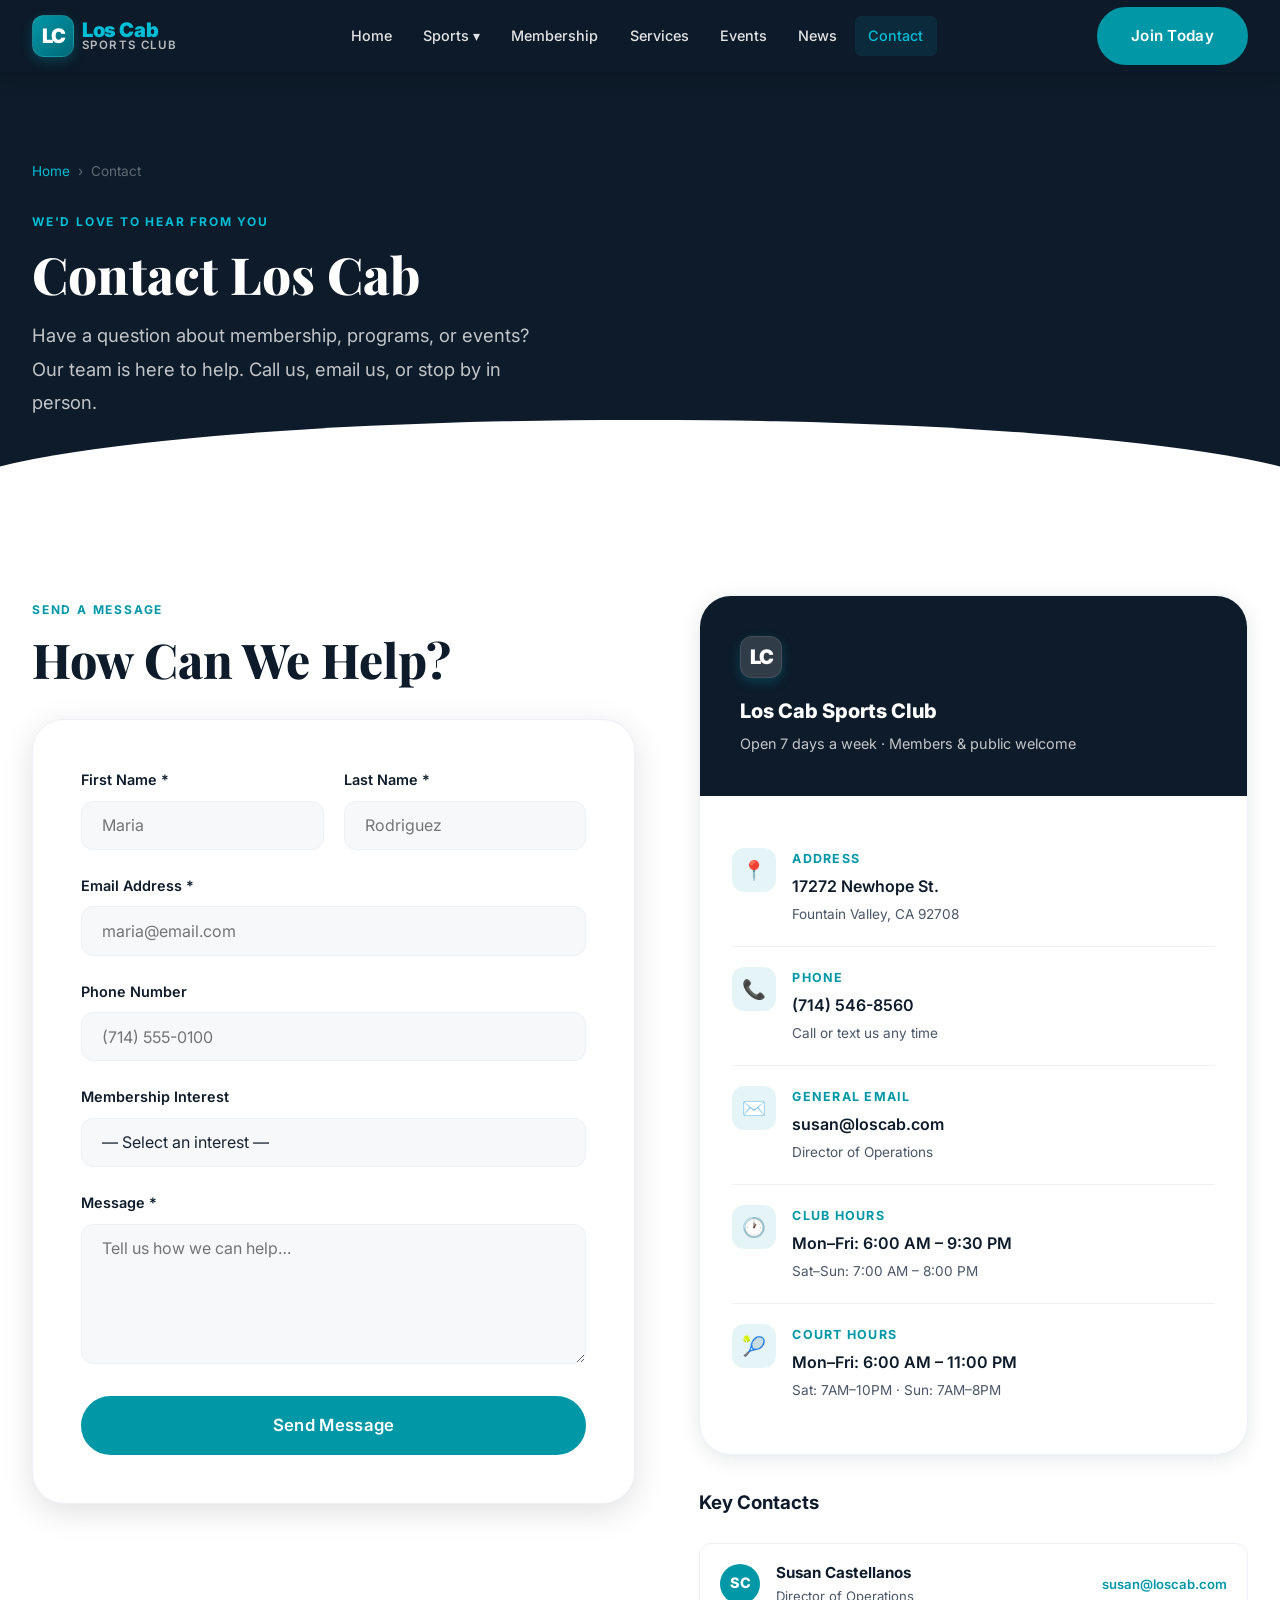
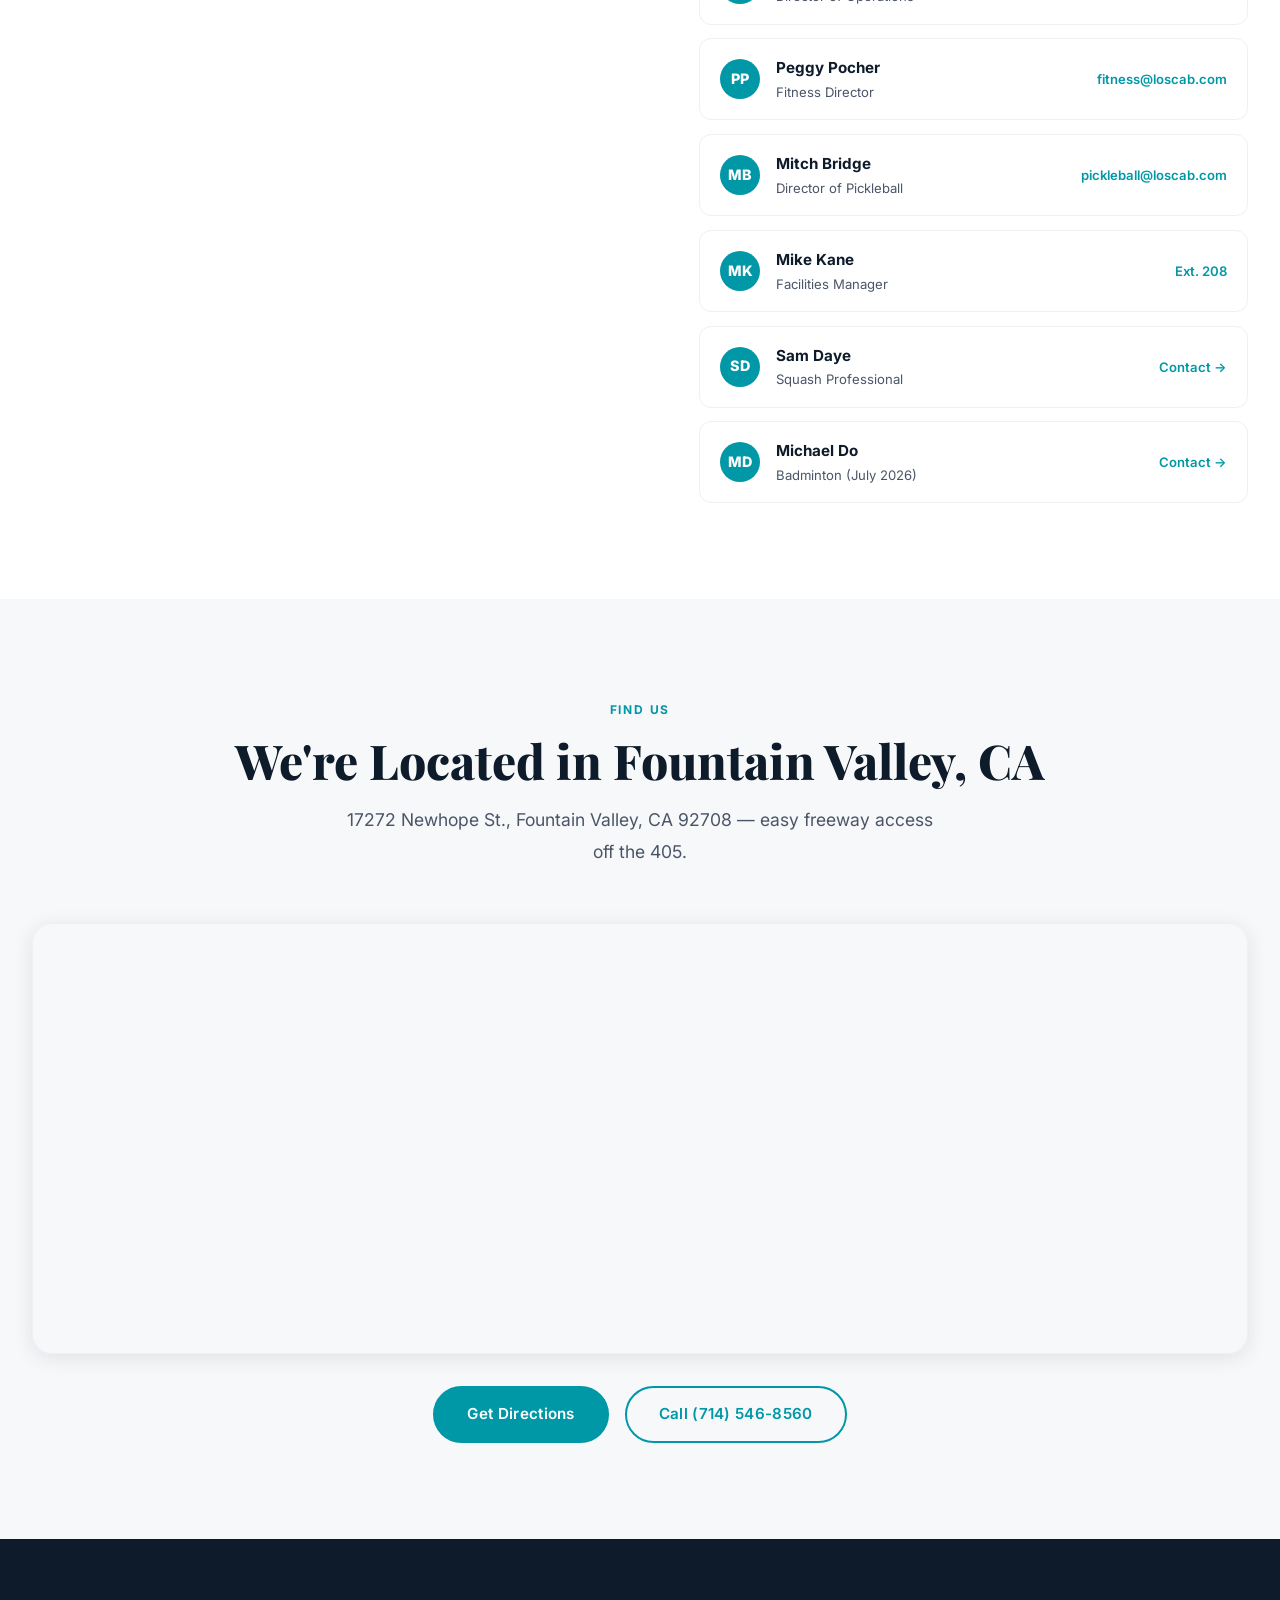
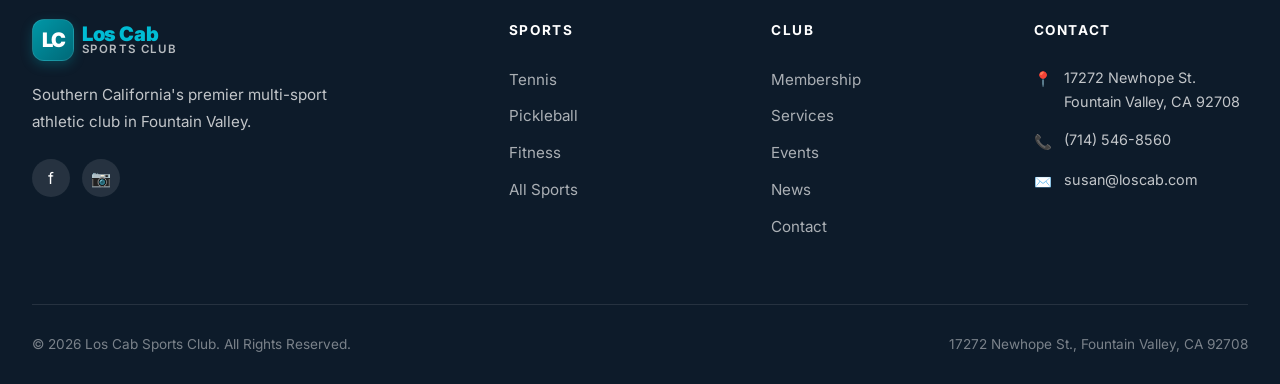
<file: contact.html>
<!DOCTYPE html>
<html lang="en">
<head>
  <meta charset="UTF-8">
  <meta name="viewport" content="width=device-width, initial-scale=1.0">
  <title>Contact Us | Los Cab Sports Club — Fountain Valley, CA</title>
  <meta name="description" content="Contact Los Cab Sports Club at (714) 546-8560. Located at 17272 Newhope St., Fountain Valley, CA 92708. Membership inquiries, tours, and more.">
  <link rel="preconnect" href="https://fonts.googleapis.com">
  <link rel="preconnect" href="https://fonts.gstatic.com" crossorigin>
  <link href="https://fonts.googleapis.com/css2?family=Inter:wght@300;400;500;600;700;800;900&family=Playfair+Display:wght@700;800&display=swap" rel="stylesheet">
  <link rel="stylesheet" href="css/styles.css">
  <style>
    .page-hero-bg { background-image: url('https://images.unsplash.com/photo-1505664194779-8beaceb93744?w=1800&q=80'); }
    .contact-grid {
      display: grid;
      grid-template-columns: 1.1fr 1fr;
      gap: 4rem;
      align-items: start;
    }
    .contact-info-card {
      background: var(--white);
      border-radius: var(--radius-xl);
      border: 1px solid var(--light-gray);
      box-shadow: var(--shadow-card);
      overflow: hidden;
    }
    .contact-info-header {
      background: var(--navy);
      padding: 2.5rem;
      color: var(--white);
    }
    .contact-info-body { padding: 2rem; }
    .contact-detail {
      display: flex;
      align-items: flex-start;
      gap: 1rem;
      padding: 1.25rem 0;
      border-bottom: 1px solid var(--light-gray);
    }
    .contact-detail:last-child { border: none; }
    .contact-detail-icon {
      width: 44px; height: 44px;
      background: rgba(0,151,167,0.1);
      border-radius: var(--radius-md);
      display: flex; align-items: center; justify-content: center;
      font-size: 1.2rem; flex-shrink: 0;
    }
    .contact-detail-label { font-size: 0.78rem; font-weight: 700; letter-spacing: 0.1em; text-transform: uppercase; color: var(--teal); margin-bottom: 0.25rem; }
    .contact-detail-value { font-size: 1rem; font-weight: 600; color: var(--navy); }
    .contact-detail-value a { color: var(--navy); text-decoration: none; transition: var(--transition); }
    .contact-detail-value a:hover { color: var(--teal); }
    .contact-detail-sub { font-size: 0.85rem; color: var(--body-text); margin-top: 0.15rem; }

    .staff-mini-grid {
      display: flex; flex-direction: column; gap: 0.85rem; margin-top: 1.5rem;
    }
    .staff-mini {
      display: flex; align-items: center; gap: 1rem;
      padding: 1rem 1.25rem;
      border: 1px solid var(--light-gray);
      border-radius: var(--radius-md);
      transition: var(--transition);
    }
    .staff-mini:hover { border-color: var(--teal); background: rgba(0,151,167,0.04); }
    .staff-avatar {
      width: 40px; height: 40px; border-radius: 50%;
      background: var(--teal); color: var(--white);
      display: flex; align-items: center; justify-content: center;
      font-weight: 800; font-size: 0.9rem; flex-shrink: 0;
    }
    .staff-name { font-weight: 700; color: var(--navy); font-size: 0.95rem; }
    .staff-role { font-size: 0.82rem; color: var(--body-text); }
    .staff-email { margin-left: auto; font-size: 0.82rem; color: var(--teal); font-weight: 600; text-decoration: none; white-space: nowrap; }

    .map-embed {
      border-radius: var(--radius-lg);
      overflow: hidden;
      box-shadow: var(--shadow-card);
      border: 1px solid var(--light-gray);
    }

    @media (max-width: 900px) {
      .contact-grid { grid-template-columns: 1fr; gap: 2.5rem; }
    }
  </style>
  <script src="https://identity.netlify.com/v1/netlify-identity-widget.js"></script>
</head>
<body data-cms-page="contact">

  <nav class="navbar navbar--scrolled" id="navbar">
    <div class="nav-inner">
      <a href="index.html" class="logo" aria-label="Los Cab Sports Club Home">
        <div class="logo-icon" aria-hidden="true">LC</div>
        <div class="logo-text">
          <span class="text-teal">Los Cab</span>
          <span class="text-navy">Sports Club</span>
        </div>
      </a>
      <ul class="nav-links">
        <li class="nav-item"><a href="index.html" class="nav-link">Home</a></li>
        <li class="nav-item has-dropdown"><a href="sports.html" class="nav-link">Sports ▾</a><ul class="dropdown"><li><a href="tennis.html">Tennis</a></li><li><a href="pickleball.html">Pickleball</a></li><li><a href="fitness.html">Fitness</a></li><li><a href="sports.html">All Sports</a></li></ul></li>
        <li class="nav-item"><a href="membership.html" class="nav-link">Membership</a></li>
        <li class="nav-item"><a href="services.html" class="nav-link">Services</a></li>
        <li class="nav-item"><a href="events.html" class="nav-link">Events</a></li>
        <li class="nav-item"><a href="blog.html" class="nav-link">News</a></li>
        <li class="nav-item"><a href="contact.html" class="nav-link active">Contact</a></li>
      </ul>
      <div class="nav-cta"><a href="membership.html" class="btn btn-primary">Join Today</a><button class="hamburger" id="hamburger" aria-label="Open menu" aria-expanded="false"><span></span><span></span><span></span></button></div>
    </div>
  </nav>
  <nav class="mobile-menu" id="mobile-menu">
    <a href="index.html">Home</a><a href="tennis.html">Tennis</a><a href="pickleball.html">Pickleball</a><a href="fitness.html">Fitness</a><a href="sports.html">All Sports</a><a href="membership.html">Membership</a><a href="services.html">Services</a><a href="events.html">Events</a><a href="blog.html">News</a><a href="contact.html">Contact</a>
    <a href="membership.html" class="btn btn-primary" style="margin-top:1rem;text-align:center;">Join Today</a>
  </nav>

  <header class="page-hero">
    <div class="page-hero-bg"></div>
    <div class="page-hero-overlay"></div>
    <div class="container">
      <div class="page-hero-content">
        <nav class="breadcrumb"><a href="index.html">Home</a><span>›</span><span>Contact</span></nav>
        <span data-cms="hero-label" class="section-label" style="color:var(--teal-light);">We'd Love to Hear From You</span>
        <h1 data-cms="hero-title">Contact Los Cab</h1>
        <p data-cms="hero-desc">Have a question about membership, programs, or events? Our team is here to help. Call us, email us, or stop by in person.</p>
      </div>
    </div>
  </header>

  <!-- Contact Main -->
  <section class="section">
    <div class="container">
      <div class="contact-grid">

        <!-- Form -->
        <div>
          <span class="section-label fade-in">Send a Message</span>
          <h2 class="section-title fade-in fade-in-delay-1" style="margin-bottom:2rem;" data-cms="form-title">How Can We Help?</h2>
          <form class="contact-form fade-in fade-in-delay-2" id="contact-form" novalidate>
            <div class="form-row">
              <div class="form-group">
                <label class="form-label" for="first-name">First Name *</label>
                <input type="text" id="first-name" name="first_name" class="form-input" placeholder="Maria" required>
              </div>
              <div class="form-group">
                <label class="form-label" for="last-name">Last Name *</label>
                <input type="text" id="last-name" name="last_name" class="form-input" placeholder="Rodriguez" required>
              </div>
            </div>
            <div class="form-group">
              <label class="form-label" for="email">Email Address *</label>
              <input type="email" id="email" name="email" class="form-input" placeholder="maria@email.com" required>
            </div>
            <div class="form-group">
              <label class="form-label" for="phone">Phone Number</label>
              <input type="tel" id="phone" name="phone" class="form-input" placeholder="(714) 555-0100">
            </div>
            <div class="form-group">
              <label class="form-label" for="interest">Membership Interest</label>
              <select id="interest" name="interest" class="form-select">
                <option value="">— Select an interest —</option>
                <option value="tennis">Tennis Membership</option>
                <option value="pickleball">Pickleball Membership</option>
                <option value="sports">Sports Membership</option>
                <option value="family">Family Membership</option>
                <option value="badminton">Badminton Program (July 2026)</option>
                <option value="event">Event / Venue Rental</option>
                <option value="spa">Gem Day Spa</option>
                <option value="catering">Teak Catering</option>
                <option value="general">General Question</option>
              </select>
            </div>
            <div class="form-group">
              <label class="form-label" for="message">Message *</label>
              <textarea id="message" name="message" class="form-textarea" placeholder="Tell us how we can help…" required></textarea>
            </div>
            <button type="submit" class="btn btn-primary btn-lg" style="width:100%;justify-content:center;" id="contact-submit-btn">Send Message</button>
          </form>
        </div>

        <!-- Contact Info -->
        <div class="fade-in fade-in-delay-1">
          <div class="contact-info-card">
            <div class="contact-info-header">
              <div class="logo-icon" style="background:rgba(255,255,255,0.15);margin-bottom:1rem;">LC</div>
              <h3 style="font-size:1.25rem;font-weight:800;margin-bottom:0.25rem;">Los Cab Sports Club</h3>
              <p style="font-size:0.9rem;opacity:0.75;">Open 7 days a week · Members & public welcome</p>
            </div>
            <div class="contact-info-body">
              <div class="contact-detail">
                <div class="contact-detail-icon">📍</div>
                <div>
                  <div class="contact-detail-label">Address</div>
                  <div class="contact-detail-value" data-cms="addr-val">17272 Newhope St.</div>
                  <div class="contact-detail-sub">Fountain Valley, CA 92708</div>
                </div>
              </div>
              <div class="contact-detail">
                <div class="contact-detail-icon">📞</div>
                <div>
                  <div class="contact-detail-label">Phone</div>
                  <div class="contact-detail-value"><a href="tel:+17145468560" data-cms="phone-val">(714) 546-8560</a></div>
                  <div class="contact-detail-sub">Call or text us any time</div>
                </div>
              </div>
              <div class="contact-detail">
                <div class="contact-detail-icon">✉️</div>
                <div>
                  <div class="contact-detail-label">General Email</div>
                  <div class="contact-detail-value"><a href="mailto:susan@loscab.com" data-cms="email-val">susan@loscab.com</a></div>
                  <div class="contact-detail-sub">Director of Operations</div>
                </div>
              </div>
              <div class="contact-detail">
                <div class="contact-detail-icon">🕐</div>
                <div>
                  <div class="contact-detail-label">Club Hours</div>
                  <div class="contact-detail-value">Mon–Fri: 6:00 AM – 9:30 PM</div>
                  <div class="contact-detail-sub">Sat–Sun: 7:00 AM – 8:00 PM</div>
                </div>
              </div>
              <div class="contact-detail">
                <div class="contact-detail-icon">🎾</div>
                <div>
                  <div class="contact-detail-label">Court Hours</div>
                  <div class="contact-detail-value">Mon–Fri: 6:00 AM – 11:00 PM</div>
                  <div class="contact-detail-sub">Sat: 7AM–10PM · Sun: 7AM–8PM</div>
                </div>
              </div>
            </div>
          </div>

          <!-- Key Contacts -->
          <div style="margin-top:2rem;">
            <h3 style="font-weight:700;color:var(--navy);margin-bottom:1rem;">Key Contacts</h3>
            <div class="staff-mini-grid" data-cms="staff">
              <div class="staff-mini">
                <div class="staff-avatar">SC</div>
                <div><div class="staff-name">Susan Castellanos</div><div class="staff-role">Director of Operations</div></div>
                <a href="mailto:susan@loscab.com" class="staff-email">susan@loscab.com</a>
              </div>
              <div class="staff-mini">
                <div class="staff-avatar">PP</div>
                <div><div class="staff-name">Peggy Pocher</div><div class="staff-role">Fitness Director</div></div>
                <a href="mailto:fitness@loscab.com" class="staff-email">fitness@loscab.com</a>
              </div>
              <div class="staff-mini">
                <div class="staff-avatar">MB</div>
                <div><div class="staff-name">Mitch Bridge</div><div class="staff-role">Director of Pickleball</div></div>
                <a href="mailto:pickleball@loscab.com" class="staff-email">pickleball@loscab.com</a>
              </div>
              <div class="staff-mini">
                <div class="staff-avatar">MK</div>
                <div><div class="staff-name">Mike Kane</div><div class="staff-role">Facilities Manager</div></div>
                <a href="tel:+17145468560" class="staff-email">Ext. 208</a>
              </div>
              <div class="staff-mini">
                <div class="staff-avatar">SD</div>
                <div><div class="staff-name">Sam Daye</div><div class="staff-role">Squash Professional</div></div>
                <a href="contact.html" class="staff-email">Contact →</a>
              </div>
              <div class="staff-mini">
                <div class="staff-avatar">MD</div>
                <div><div class="staff-name">Michael Do</div><div class="staff-role">Badminton (July 2026)</div></div>
                <a href="contact.html" class="staff-email">Contact →</a>
              </div>
            </div>
          </div>
        </div>
      </div>
    </div>
  </section>

  <!-- Map -->
  <section class="section section--gray">
    <div class="container">
      <div class="section-head section-head--center">
        <span class="section-label fade-in">Find Us</span>
        <h2 class="section-title fade-in fade-in-delay-1">We're Located in Fountain Valley, CA</h2>
        <p class="section-subtitle fade-in fade-in-delay-2" style="margin:0 auto;">17272 Newhope St., Fountain Valley, CA 92708 — easy freeway access off the 405.</p>
      </div>
      <div class="map-embed fade-in fade-in-delay-2" style="margin-top:2rem;">
        <iframe
          title="Los Cab Sports Club Location Map"
          src="https://www.google.com/maps/embed?pb=!1m18!1m12!1m3!1d3317.782!2d-117.9547!3d33.7137!2m3!1f0!2f0!3f0!3m2!1i1024!2i768!4f13.1!3m3!1m2!1s0x80dd27b42c6a3f2f%3A0x74c0a04b53b41f24!2s17272%20Newhope%20St%2C%20Fountain%20Valley%2C%20CA%2092708!5e0!3m2!1sen!2sus!4v1680000000000!5m2!1sen!2sus"
          width="100%"
          height="420"
          style="border:0;"
          allowfullscreen=""
          loading="lazy"
          referrerpolicy="no-referrer-when-downgrade">
        </iframe>
      </div>
      <div style="display:flex;gap:1rem;justify-content:center;margin-top:2rem;flex-wrap:wrap;">
        <a href="https://maps.google.com/?q=17272+Newhope+St,+Fountain+Valley,+CA+92708" target="_blank" rel="noopener" class="btn btn-primary" id="get-directions-btn">Get Directions</a>
        <a href="tel:+17145468560" class="btn btn-outline" id="call-now-btn">Call (714) 546-8560</a>
      </div>
    </div>
  </section>

  <footer class="footer">
    <div class="container">
      <div class="footer-grid">
        <div class="footer-about"><div class="footer-logo"><a href="index.html" class="logo"><div class="logo-icon">LC</div><div class="logo-text"><span class="text-teal">Los Cab</span><span class="text-navy">Sports Club</span></div></a></div><p>Southern California's premier multi-sport athletic club in Fountain Valley.</p><div class="footer-socials"><a href="https://www.facebook.com/loscab" class="footer-social-link" target="_blank" rel="noopener">f</a><a href="https://www.instagram.com/loscab" class="footer-social-link" target="_blank" rel="noopener">📷</a></div></div>
        <div class="footer-col"><h4>Sports</h4><ul class="footer-links"><li><a href="tennis.html">Tennis</a></li><li><a href="pickleball.html">Pickleball</a></li><li><a href="fitness.html">Fitness</a></li><li><a href="sports.html">All Sports</a></li></ul></div>
        <div class="footer-col"><h4>Club</h4><ul class="footer-links"><li><a href="membership.html">Membership</a></li><li><a href="services.html">Services</a></li><li><a href="events.html">Events</a></li><li><a href="blog.html">News</a></li><li><a href="contact.html">Contact</a></li></ul></div>
        <div class="footer-col"><h4>Contact</h4><div class="footer-contact-items"><div class="footer-contact-item"><span class="icon">📍</span><span>17272 Newhope St.<br>Fountain Valley, CA 92708</span></div><div class="footer-contact-item"><span class="icon">📞</span><a href="tel:+17145468560">(714) 546-8560</a></div><div class="footer-contact-item"><span class="icon">✉️</span><a href="mailto:susan@loscab.com">susan@loscab.com</a></div></div></div>
      </div>
      <div class="footer-bottom"><p>© 2026 Los Cab Sports Club. All Rights Reserved.</p><p>17272 Newhope St., Fountain Valley, CA 92708</p></div>
    </div>
  </footer>
  <script src="js/main.js"></script>
  <script src="js/cms-loader.js"></script>
</body>
</html>
</file>
<file: css/styles.css>
/* =============================================
   LOS CAB SPORTS CLUB — DESIGN SYSTEM
   Premium Sports Club CSS
   ============================================= */

/* --- Google Fonts --- */
@import url('https://fonts.googleapis.com/css2?family=Inter:wght@300;400;500;600;700;800;900&family=Playfair+Display:wght@700;800&display=swap');

/* --- CSS Custom Properties --- */
:root {
  /* Colors */
  --navy:        #0D1B2A;
  --navy-light:  #1B2E44;
  --teal:        #0097A7;
  --teal-light:  #00BCD4;
  --teal-dark:   #006978;
  --gold:        #C9A84C;
  --gold-light:  #E8C96A;
  --white:       #FFFFFF;
  --off-white:   #F7F8FA;
  --light-gray:  #EDF0F5;
  --mid-gray:    #9BA8B8;
  --dark-text:   #1A2433;
  --body-text:   #4A5568;

  /* Typography */
  --font-sans:   'Inter', sans-serif;
  --font-serif:  'Playfair Display', serif;

  /* Spacing */
  --section-pad: 6rem 0;
  --container-w: 1280px;

  /* Shadows */
  --shadow-sm:   0 2px 8px rgba(0,0,0,0.08);
  --shadow-md:   0 8px 32px rgba(0,0,0,0.12);
  --shadow-lg:   0 20px 60px rgba(0,0,0,0.18);
  --shadow-card: 0 4px 20px rgba(13,27,42,0.10);

  /* Border Radius */
  --radius-sm:   6px;
  --radius-md:   12px;
  --radius-lg:   20px;
  --radius-xl:   32px;

  /* Transitions */
  --transition:  all 0.3s cubic-bezier(0.4, 0, 0.2, 1);
}

/* --- Reset & Base --- */
*, *::before, *::after {
  box-sizing: border-box;
  margin: 0;
  padding: 0;
}

html {
  scroll-behavior: smooth;
  font-size: 16px;
}

body {
  font-family: var(--font-sans);
  color: var(--dark-text);
  background: var(--white);
  line-height: 1.7;
  -webkit-font-smoothing: antialiased;
}

img {
  max-width: 100%;
  height: auto;
  display: block;
}

a {
  color: inherit;
  text-decoration: none;
}

ul {
  list-style: none;
}

/* --- Utility Classes --- */
.container {
  max-width: var(--container-w);
  margin: 0 auto;
  padding: 0 2rem;
}

.section {
  padding: var(--section-pad);
}

.section--gray {
  background: var(--off-white);
}

.section--navy {
  background: var(--navy);
  color: var(--white);
}

.visually-hidden {
  position: absolute;
  width: 1px;
  height: 1px;
  overflow: hidden;
  clip: rect(0,0,0,0);
}

/* --- Section Labels & Titles --- */
.section-label {
  display: inline-block;
  font-size: 0.75rem;
  font-weight: 700;
  letter-spacing: 0.15em;
  text-transform: uppercase;
  color: var(--teal);
  margin-bottom: 0.75rem;
}

.section-title {
  font-family: var(--font-serif);
  font-size: clamp(2rem, 4vw, 3rem);
  font-weight: 800;
  line-height: 1.15;
  color: var(--navy);
  margin-bottom: 1rem;
}

.section-title--white {
  color: var(--white);
}

.section-subtitle {
  font-size: 1.1rem;
  color: var(--body-text);
  max-width: 600px;
  line-height: 1.8;
}

.section-subtitle--white {
  color: rgba(255,255,255,0.75);
}

.section-head {
  margin-bottom: 3.5rem;
}

.section-head--center {
  text-align: center;
}

.section-head--center .section-subtitle {
  margin: 0 auto;
}

/* --- Buttons --- */
.btn {
  display: inline-flex;
  align-items: center;
  gap: 0.5rem;
  padding: 0.85rem 2rem;
  border-radius: 50px;
  font-family: var(--font-sans);
  font-size: 0.95rem;
  font-weight: 600;
  letter-spacing: 0.02em;
  cursor: pointer;
  border: 2px solid transparent;
  transition: var(--transition);
  white-space: nowrap;
  text-decoration: none;
}

.btn-primary {
  background: var(--teal);
  color: var(--white);
  border-color: var(--teal);
}

.btn-primary:hover {
  background: var(--teal-dark);
  border-color: var(--teal-dark);
  transform: translateY(-2px);
  box-shadow: 0 8px 24px rgba(0,151,167,0.35);
}

.btn-secondary {
  background: transparent;
  color: var(--white);
  border-color: rgba(255,255,255,0.6);
}

.btn-secondary:hover {
  background: var(--white);
  color: var(--navy);
  border-color: var(--white);
  transform: translateY(-2px);
}

.btn-outline {
  background: transparent;
  color: var(--teal);
  border-color: var(--teal);
}

.btn-outline:hover {
  background: var(--teal);
  color: var(--white);
  transform: translateY(-2px);
}

.btn-gold {
  background: var(--gold);
  color: var(--navy);
  border-color: var(--gold);
}

.btn-gold:hover {
  background: var(--gold-light);
  border-color: var(--gold-light);
  transform: translateY(-2px);
  box-shadow: 0 8px 24px rgba(201,168,76,0.35);
}

.btn-lg {
  padding: 1.1rem 2.5rem;
  font-size: 1.05rem;
}

/* --- Navbar --- */
.navbar {
  position: fixed;
  top: 0;
  left: 0;
  right: 0;
  z-index: 1000;
  transition: var(--transition);
  padding: 0;
}

.navbar--scrolled {
  background: rgba(13, 27, 42, 0.97);
  backdrop-filter: blur(12px);
  box-shadow: 0 2px 20px rgba(0,0,0,0.25);
}

.navbar--light {
  background: rgba(255,255,255,0.97);
  backdrop-filter: blur(12px);
  box-shadow: 0 2px 20px rgba(0,0,0,0.08);
}

.navbar--light .nav-link {
  color: var(--dark-text);
}

.navbar--light .logo-text .text-teal {
  color: var(--teal);
}

.navbar--light .logo-text .text-navy {
  color: var(--navy);
}

.nav-inner {
  display: flex;
  align-items: center;
  justify-content: space-between;
  height: 72px;
  padding: 0 2rem;
  max-width: var(--container-w);
  margin: 0 auto;
}

.logo {
  display: flex;
  align-items: center;
  gap: 0.5rem;
  text-decoration: none;
}

.logo-icon {
  width: 42px;
  height: 42px;
  background: linear-gradient(135deg, var(--teal), var(--teal-dark));
  border-radius: 12px;
  display: flex;
  align-items: center;
  justify-content: center;
  font-weight: 900;
  font-size: 1.25rem;
  color: var(--white);
  letter-spacing: -1px;
  flex-shrink: 0;
  box-shadow: 0 4px 12px rgba(0, 151, 167, 0.3);
  border: 1px solid rgba(255, 255, 255, 0.1);
}

.logo-text {
  display: flex;
  flex-direction: column;
  line-height: 1;
}

.logo-text .text-teal {
  font-size: 1.25rem;
  font-weight: 900;
  color: var(--teal-light);
  letter-spacing: -0.02em;
}

.logo-text .text-navy {
  font-size: 0.72rem;
  font-weight: 600;
  color: rgba(255,255,255,0.7);
  letter-spacing: 0.12em;
  text-transform: uppercase;
}

.nav-links {
  display: flex;
  align-items: center;
  gap: 0.25rem;
}

.nav-item {
  position: relative;
}

.nav-link {
  display: block;
  padding: 0.5rem 0.85rem;
  font-size: 0.9rem;
  font-weight: 500;
  color: rgba(255,255,255,0.88);
  border-radius: var(--radius-sm);
  transition: var(--transition);
  white-space: nowrap;
}

.nav-link:hover,
.nav-link.active {
  color: var(--teal-light);
  background: rgba(0,188,212,0.1);
}

/* Dropdown */
.has-dropdown:hover .dropdown {
  opacity: 1;
  visibility: visible;
  transform: translateY(0);
}

.dropdown {
  position: absolute;
  top: calc(100% + 8px);
  left: 50%;
  transform: translateX(-50%) translateY(-8px);
  background: var(--white);
  border-radius: var(--radius-md);
  box-shadow: var(--shadow-lg);
  min-width: 200px;
  padding: 0.5rem;
  opacity: 0;
  visibility: hidden;
  transition: var(--transition);
  border: 1px solid var(--light-gray);
}

.dropdown a {
  display: block;
  padding: 0.6rem 1rem;
  font-size: 0.9rem;
  font-weight: 500;
  color: var(--dark-text);
  border-radius: var(--radius-sm);
  transition: var(--transition);
}

.dropdown a:hover {
  background: var(--teal);
  color: var(--white);
}

.nav-cta {
  display: flex;
  align-items: center;
  gap: 0.75rem;
}

.hamburger {
  display: none;
  flex-direction: column;
  gap: 5px;
  cursor: pointer;
  padding: 4px;
}

.hamburger span {
  display: block;
  width: 24px;
  height: 2px;
  background: var(--white);
  border-radius: 2px;
  transition: var(--transition);
}

.mobile-menu {
  display: none;
  position: fixed;
  top: 72px;
  left: 0;
  right: 0;
  bottom: 0;
  background: var(--navy);
  z-index: 999;
  overflow-y: auto;
  padding: 2rem;
  flex-direction: column;
  gap: 0.5rem;
}

.mobile-menu.open {
  display: flex;
}

.mobile-menu a {
  display: block;
  padding: 1rem;
  font-size: 1.1rem;
  font-weight: 600;
  color: var(--white);
  border-bottom: 1px solid rgba(255,255,255,0.1);
  transition: var(--transition);
}

.mobile-menu a:hover {
  color: var(--teal-light);
  padding-left: 1.5rem;
}

/* --- Hero --- */
.hero {
  position: relative;
  min-height: 100vh;
  display: flex;
  align-items: center;
  overflow: hidden;
  background: var(--navy);
}

.hero-bg {
  position: absolute;
  inset: 0;
  background-size: cover;
  background-position: center;
  background-repeat: no-repeat;
  opacity: 0.35;
}

.hero-overlay {
  position: absolute;
  inset: 0;
  background: linear-gradient(
    135deg,
    rgba(13,27,42,0.92) 0%,
    rgba(13,27,42,0.65) 50%,
    rgba(0,151,167,0.3) 100%
  );
}

.hero-content {
  position: relative;
  z-index: 2;
  max-width: 760px;
}

.hero-label {
  display: inline-flex;
  align-items: center;
  gap: 0.5rem;
  font-size: 0.8rem;
  font-weight: 700;
  letter-spacing: 0.15em;
  text-transform: uppercase;
  color: var(--teal-light);
  margin-bottom: 1.5rem;
}

.hero-label::before {
  content: '';
  display: inline-block;
  width: 32px;
  height: 2px;
  background: var(--teal-light);
}

.hero h1 {
  font-family: var(--font-serif);
  font-size: clamp(2.8rem, 6vw, 5rem);
  font-weight: 800;
  color: var(--white);
  line-height: 1.1;
  margin-bottom: 1.5rem;
}

.hero h1 span {
  color: var(--teal-light);
}

.hero-desc {
  font-size: 1.2rem;
  color: rgba(255,255,255,0.8);
  margin-bottom: 2.5rem;
  max-width: 560px;
  line-height: 1.8;
}

.hero-buttons {
  display: flex;
  gap: 1rem;
  flex-wrap: wrap;
}

.hero-stats {
  position: relative;
  z-index: 2;
  display: flex;
  gap: 3rem;
  margin-top: 4rem;
  padding-top: 3rem;
  border-top: 1px solid rgba(255,255,255,0.15);
}

.hero-stat-number {
  font-size: 2.5rem;
  font-weight: 900;
  color: var(--teal-light);
  line-height: 1;
  margin-bottom: 0.25rem;
}

.hero-stat-label {
  font-size: 0.85rem;
  font-weight: 500;
  color: rgba(255,255,255,0.6);
  text-transform: uppercase;
  letter-spacing: 0.08em;
}

/* Page Hero (for inner pages) */
.page-hero {
  position: relative;
  padding: 10rem 0 5rem;
  background: var(--navy);
  overflow: hidden;
}

.page-hero::after {
  content: '';
  position: absolute;
  bottom: -1px;
  left: 0;
  right: 0;
  height: 80px;
  background: var(--white);
  clip-path: ellipse(55% 100% at 50% 100%);
}

.page-hero--gray::after {
  background: var(--off-white);
}

.page-hero-bg {
  position: absolute;
  inset: 0;
  background-size: cover;
  background-position: center;
  opacity: 0.25;
}

.page-hero-overlay {
  position: absolute;
  inset: 0;
  background: linear-gradient(135deg, rgba(13,27,42,0.95), rgba(13,27,42,0.7));
}

.page-hero-content {
  position: relative;
  z-index: 2;
  max-width: 700px;
}

.page-hero h1 {
  font-family: var(--font-serif);
  font-size: clamp(2.2rem, 4vw, 3.5rem);
  font-weight: 800;
  color: var(--white);
  margin-bottom: 1rem;
  line-height: 1.15;
}

.page-hero p {
  font-size: 1.15rem;
  color: rgba(255,255,255,0.75);
  max-width: 520px;
  line-height: 1.8;
}

/* Breadcrumbs */
.breadcrumb {
  display: flex;
  align-items: center;
  gap: 0.5rem;
  font-size: 0.85rem;
  color: rgba(255,255,255,0.55);
  margin-bottom: 1.5rem;
}

.breadcrumb a {
  color: var(--teal-light);
  transition: var(--transition);
}

.breadcrumb a:hover { opacity: 0.8; }
.breadcrumb span { color: rgba(255,255,255,0.35); }

/* --- Cards --- */
.card {
  background: var(--white);
  border-radius: var(--radius-lg);
  overflow: hidden;
  box-shadow: var(--shadow-card);
  transition: var(--transition);
  border: 1px solid var(--light-gray);
}

.card:hover {
  transform: translateY(-6px);
  box-shadow: var(--shadow-lg);
}

.card-img {
  width: 100%;
  height: 220px;
  object-fit: cover;
  transition: transform 0.5s ease;
}

.card:hover .card-img {
  transform: scale(1.04);
}

.card-img-wrap {
  overflow: hidden;
}

.card-body {
  padding: 1.75rem;
}

.card-tag {
  display: inline-block;
  font-size: 0.72rem;
  font-weight: 700;
  letter-spacing: 0.12em;
  text-transform: uppercase;
  color: var(--teal);
  margin-bottom: 0.6rem;
}

.card-title {
  font-size: 1.2rem;
  font-weight: 700;
  color: var(--navy);
  margin-bottom: 0.6rem;
  line-height: 1.35;
}

.card-text {
  font-size: 0.95rem;
  color: var(--body-text);
  line-height: 1.7;
}

.card-link {
  display: inline-flex;
  align-items: center;
  gap: 0.4rem;
  margin-top: 1.25rem;
  font-size: 0.9rem;
  font-weight: 600;
  color: var(--teal);
  transition: var(--transition);
}

.card-link:hover {
  gap: 0.7rem;
  color: var(--teal-dark);
}

/* Icon Card */
.icon-card {
  background: var(--white);
  border-radius: var(--radius-lg);
  padding: 2.25rem;
  box-shadow: var(--shadow-card);
  transition: var(--transition);
  border: 1px solid var(--light-gray);
  display: flex;
  flex-direction: column;
}

.icon-card:hover {
  transform: translateY(-4px);
  box-shadow: var(--shadow-md);
  border-color: var(--teal);
}

.icon-wrap {
  width: 56px;
  height: 56px;
  background: rgba(0,151,167,0.1);
  border-radius: var(--radius-md);
  display: flex;
  align-items: center;
  justify-content: center;
  margin-bottom: 1.25rem;
  font-size: 1.5rem;
  transition: var(--transition);
}

.icon-card:hover .icon-wrap {
  background: var(--teal);
}

/* --- Grids --- */
.grid {
  display: grid;
  gap: 1.75rem;
}

.grid-2 { grid-template-columns: repeat(2, 1fr); }
.grid-3 { grid-template-columns: repeat(3, 1fr); }
.grid-4 { grid-template-columns: repeat(4, 1fr); }

/* --- Pricing Cards --- */
.pricing-card {
  background: var(--white);
  border-radius: var(--radius-xl);
  padding: 3rem 2.5rem;
  box-shadow: var(--shadow-card);
  border: 2px solid var(--light-gray);
  transition: var(--transition);
  position: relative;
  display: flex;
  flex-direction: column;
}

.pricing-card:hover {
  transform: translateY(-6px);
  box-shadow: var(--shadow-lg);
}

.pricing-card.featured {
  border-color: var(--teal);
  background: linear-gradient(145deg, #f0fbfd, #ffffff);
}

.pricing-card.featured::before {
  content: 'Most Popular';
  position: absolute;
  top: -14px;
  left: 50%;
  transform: translateX(-50%);
  background: var(--teal);
  color: var(--white);
  font-size: 0.75rem;
  font-weight: 700;
  letter-spacing: 0.1em;
  text-transform: uppercase;
  padding: 0.3rem 1.25rem;
  border-radius: 50px;
}

.pricing-type {
  font-size: 0.8rem;
  font-weight: 700;
  letter-spacing: 0.15em;
  text-transform: uppercase;
  color: var(--teal);
  margin-bottom: 0.5rem;
}

.pricing-name {
  font-family: var(--font-serif);
  font-size: 1.75rem;
  font-weight: 800;
  color: var(--navy);
  margin-bottom: 1.5rem;
}

.pricing-price {
  display: flex;
  align-items: baseline;
  gap: 0.25rem;
  margin-bottom: 0.5rem;
}

.price-amount {
  font-size: 3rem;
  font-weight: 900;
  color: var(--navy);
  line-height: 1;
}

.price-period {
  font-size: 0.95rem;
  color: var(--body-text);
}

.pricing-initiation {
  font-size: 0.9rem;
  color: var(--body-text);
  margin-bottom: 2rem;
  padding-bottom: 2rem;
  border-bottom: 1px solid var(--light-gray);
}

.pricing-features {
  flex: 1;
  margin-bottom: 2rem;
}

.pricing-features li {
  display: flex;
  align-items: center;
  gap: 0.75rem;
  padding: 0.6rem 0;
  font-size: 0.95rem;
  color: var(--body-text);
  border-bottom: 1px solid var(--light-gray);
}

.pricing-features li:last-child { border: none; }

.pricing-features li::before {
  content: '✓';
  width: 22px;
  height: 22px;
  background: rgba(0,151,167,0.12);
  color: var(--teal);
  border-radius: 50%;
  display: flex;
  align-items: center;
  justify-content: center;
  font-size: 0.8rem;
  font-weight: 700;
  flex-shrink: 0;
}

/* --- CTA Banner --- */
.cta-banner {
  background: linear-gradient(135deg, var(--navy) 0%, var(--navy-light) 50%, var(--teal-dark) 100%);
  padding: 5rem 0;
  position: relative;
  overflow: hidden;
}

.cta-banner::before {
  content: '';
  position: absolute;
  width: 600px;
  height: 600px;
  border-radius: 50%;
  background: rgba(0,188,212,0.08);
  top: -200px;
  right: -100px;
  pointer-events: none;
}

.cta-banner-inner {
  display: flex;
  align-items: center;
  justify-content: space-between;
  gap: 3rem;
  flex-wrap: wrap;
}

.cta-banner h2 {
  font-family: var(--font-serif);
  font-size: clamp(1.8rem, 3.5vw, 2.8rem);
  font-weight: 800;
  color: var(--white);
  margin-bottom: 0.75rem;
}

.cta-banner p {
  font-size: 1.05rem;
  color: rgba(255,255,255,0.72);
  max-width: 480px;
}

/* --- Hours Table --- */
.hours-table {
  width: 100%;
  border-collapse: collapse;
  border-radius: var(--radius-md);
  overflow: hidden;
  box-shadow: var(--shadow-card);
}

.hours-table thead {
  background: var(--teal);
  color: var(--white);
}

.hours-table th, .hours-table td {
  padding: 1rem 1.5rem;
  text-align: left;
  font-size: 0.95rem;
}

.hours-table th {
  font-weight: 700;
  letter-spacing: 0.05em;
}

.hours-table tbody tr {
  background: var(--white);
  border-bottom: 1px solid var(--light-gray);
  transition: background 0.2s;
}

.hours-table tbody tr:hover {
  background: var(--off-white);
}

.hours-table tbody tr:last-child { border: none; }

/* --- Info List --- */
.info-list {
  display: flex;
  flex-direction: column;
  gap: 1rem;
}

.info-item {
  display: flex;
  align-items: flex-start;
  gap: 1rem;
  padding: 1.25rem;
  background: var(--white);
  border-radius: var(--radius-md);
  border: 1px solid var(--light-gray);
  transition: var(--transition);
}

.info-item:hover {
  border-color: var(--teal);
  box-shadow: var(--shadow-sm);
}

.info-icon {
  font-size: 1.4rem;
  flex-shrink: 0;
}

.info-item strong {
  display: block;
  font-weight: 700;
  color: var(--navy);
  margin-bottom: 0.2rem;
}

.info-item p {
  font-size: 0.95rem;
  color: var(--body-text);
}

/* --- Features Split --- */
.features-split {
  display: grid;
  grid-template-columns: 1fr 1fr;
  gap: 5rem;
  align-items: center;
}

.features-split.reverse .features-img {
  order: 2;
}

.features-img {
  border-radius: var(--radius-xl);
  overflow: hidden;
  box-shadow: var(--shadow-lg);
  aspect-ratio: 4/3;
}

.features-img img {
  width: 100%;
  height: 100%;
  object-fit: cover;
}

.features-list {
  display: flex;
  flex-direction: column;
  gap: 1.5rem;
  margin-top: 2rem;
}

.feature-item {
  display: flex;
  gap: 1rem;
  align-items: flex-start;
}

.feature-dot {
  width: 10px;
  height: 10px;
  background: var(--teal);
  border-radius: 50%;
  margin-top: 0.55rem;
  flex-shrink: 0;
}

.feature-item strong {
  display: block;
  font-weight: 700;
  color: var(--navy);
  margin-bottom: 0.25rem;
}

.feature-item p {
  font-size: 0.95rem;
  color: var(--body-text);
}

/* --- Schedule / Class Grid --- */
.class-grid {
  display: grid;
  grid-template-columns: repeat(auto-fill, minmax(240px, 1fr));
  gap: 1rem;
}

.class-item {
  background: var(--white);
  border-radius: var(--radius-md);
  padding: 1.5rem;
  border: 1px solid var(--light-gray);
  transition: var(--transition);
}

.class-item:hover {
  border-color: var(--teal);
  box-shadow: var(--shadow-sm);
  transform: translateY(-2px);
}

.class-name {
  font-weight: 700;
  color: var(--navy);
  margin-bottom: 0.4rem;
}

.class-time {
  font-size: 0.9rem;
  color: var(--teal);
  font-weight: 600;
  margin-bottom: 0.4rem;
}

.class-instructor {
  font-size: 0.85rem;
  color: var(--body-text);
}

/* --- Contact Form --- */
.contact-form {
  background: var(--white);
  border-radius: var(--radius-xl);
  padding: 3rem;
  box-shadow: var(--shadow-md);
  border: 1px solid var(--light-gray);
}

.form-group {
  margin-bottom: 1.5rem;
}

.form-label {
  display: block;
  font-size: 0.9rem;
  font-weight: 600;
  color: var(--navy);
  margin-bottom: 0.5rem;
}

.form-input,
.form-select,
.form-textarea {
  width: 100%;
  padding: 0.85rem 1.25rem;
  font-family: var(--font-sans);
  font-size: 1rem;
  color: var(--dark-text);
  background: var(--off-white);
  border: 1.5px solid var(--light-gray);
  border-radius: var(--radius-md);
  transition: var(--transition);
  outline: none;
  appearance: none;
}

.form-input:focus,
.form-select:focus,
.form-textarea:focus {
  border-color: var(--teal);
  background: var(--white);
  box-shadow: 0 0 0 3px rgba(0,151,167,0.12);
}

.form-textarea {
  resize: vertical;
  min-height: 140px;
}

.form-row {
  display: grid;
  grid-template-columns: 1fr 1fr;
  gap: 1.25rem;
}

/* --- Footer --- */
.footer {
  background: var(--navy);
  color: rgba(255,255,255,0.75);
  padding: 5rem 0 0;
}

.footer-grid {
  display: grid;
  grid-template-columns: 2fr 1fr 1fr 1fr;
  gap: 3rem;
  padding-bottom: 4rem;
  border-bottom: 1px solid rgba(255,255,255,0.1);
}

.footer-about {
  max-width: 320px;
}

.footer-logo {
  margin-bottom: 1.25rem;
}

.footer-about p {
  font-size: 0.95rem;
  line-height: 1.8;
  margin-bottom: 1.5rem;
}

.footer-socials {
  display: flex;
  gap: 0.75rem;
}

.footer-social-link {
  width: 38px;
  height: 38px;
  background: rgba(255,255,255,0.1);
  border-radius: 50%;
  display: flex;
  align-items: center;
  justify-content: center;
  font-size: 1rem;
  transition: var(--transition);
  color: var(--white);
  text-decoration: none;
}

.footer-social-link:hover {
  background: var(--teal);
  transform: translateY(-2px);
}

.footer-col h4 {
  font-size: 0.85rem;
  font-weight: 700;
  letter-spacing: 0.12em;
  text-transform: uppercase;
  color: var(--white);
  margin-bottom: 1.5rem;
}

.footer-links {
  display: flex;
  flex-direction: column;
  gap: 0.6rem;
}

.footer-links a {
  font-size: 0.95rem;
  color: rgba(255,255,255,0.65);
  transition: var(--transition);
  text-decoration: none;
}

.footer-links a:hover {
  color: var(--teal-light);
  padding-left: 0.4rem;
}

.footer-contact-items {
  display: flex;
  flex-direction: column;
  gap: 0.85rem;
}

.footer-contact-item {
  display: flex;
  gap: 0.75rem;
  align-items: flex-start;
  font-size: 0.9rem;
}

.footer-contact-item .icon {
  color: var(--teal-light);
  flex-shrink: 0;
  margin-top: 0.1rem;
}

.footer-bottom {
  padding: 1.75rem 0;
  display: flex;
  align-items: center;
  justify-content: space-between;
  gap: 1rem;
  flex-wrap: wrap;
}

.footer-bottom p {
  font-size: 0.85rem;
  color: rgba(255,255,255,0.45);
}

/* --- Animations --- */
.fade-in {
  opacity: 0;
  transform: translateY(24px);
  transition: opacity 0.7s ease, transform 0.7s ease;
}

.fade-in.visible {
  opacity: 1;
  transform: none;
}

.fade-in-delay-1 { transition-delay: 0.1s; }
.fade-in-delay-2 { transition-delay: 0.2s; }
.fade-in-delay-3 { transition-delay: 0.3s; }
.fade-in-delay-4 { transition-delay: 0.4s; }

/* --- Divider --- */
.section-divider {
  width: 50px;
  height: 3px;
  background: var(--teal);
  border-radius: 2px;
  margin-bottom: 1.5rem;
}

.section-divider--center {
  margin: 0 auto 1.5rem;
}

/* --- Highlight box --- */
.highlight-box {
  background: linear-gradient(135deg, rgba(0,151,167,0.08), rgba(0,188,212,0.04));
  border: 1px solid rgba(0,151,167,0.2);
  border-radius: var(--radius-lg);
  padding: 2rem;
}

/* --- Sport Court Counter --- */
.stat-row {
  display: grid;
  grid-template-columns: repeat(4, 1fr);
  gap: 1.5rem;
  text-align: center;
}

.stat-box {
  padding: 2.5rem 1.5rem;
  background: var(--white);
  border-radius: var(--radius-lg);
  box-shadow: var(--shadow-card);
  border: 1px solid var(--light-gray);
  transition: var(--transition);
}

.stat-box:hover {
  transform: translateY(-4px);
  border-color: var(--teal);
}

.stat-number {
  font-size: 3rem;
  font-weight: 900;
  color: var(--teal);
  line-height: 1;
  margin-bottom: 0.5rem;
}

.stat-label {
  font-size: 0.95rem;
  font-weight: 600;
  color: var(--navy);
}

.stat-sub {
  font-size: 0.8rem;
  color: var(--body-text);
  margin-top: 0.25rem;
}

/* --- Responsive --- */
@media (max-width: 1024px) {
  .grid-4 { grid-template-columns: repeat(2, 1fr); }
  .footer-grid { grid-template-columns: 1fr 1fr; }
  .features-split { grid-template-columns: 1fr; gap: 3rem; }
  .features-split.reverse .features-img { order: 0; }
  .stat-row { grid-template-columns: repeat(2, 1fr); }
}

@media (max-width: 768px) {
  :root { --section-pad: 4rem 0; }

  .hamburger { display: flex; }
  .nav-links, .nav-cta { display: none; }

  .grid-2, .grid-3 { grid-template-columns: 1fr; }
  .grid-4 { grid-template-columns: 1fr 1fr; }
  .stat-row { grid-template-columns: 1fr 1fr; }

  .footer-grid { grid-template-columns: 1fr; gap: 2rem; }
  .footer-about { max-width: 100%; }

  .hero h1 { font-size: 2.5rem; }
  .hero-stats { flex-direction: column; gap: 1.5rem; }

  .form-row { grid-template-columns: 1fr; }

  .cta-banner-inner { flex-direction: column; text-align: center; }

  .pricing-card { padding: 2rem 1.5rem; }
}

@media (max-width: 480px) {
  .container { padding: 0 1.25rem; }
  .grid-4 { grid-template-columns: 1fr; }
  .stat-row { grid-template-columns: 1fr 1fr; }
  .hero-buttons { flex-direction: column; }
  .btn-lg { width: 100%; justify-content: center; }
}
</file>
